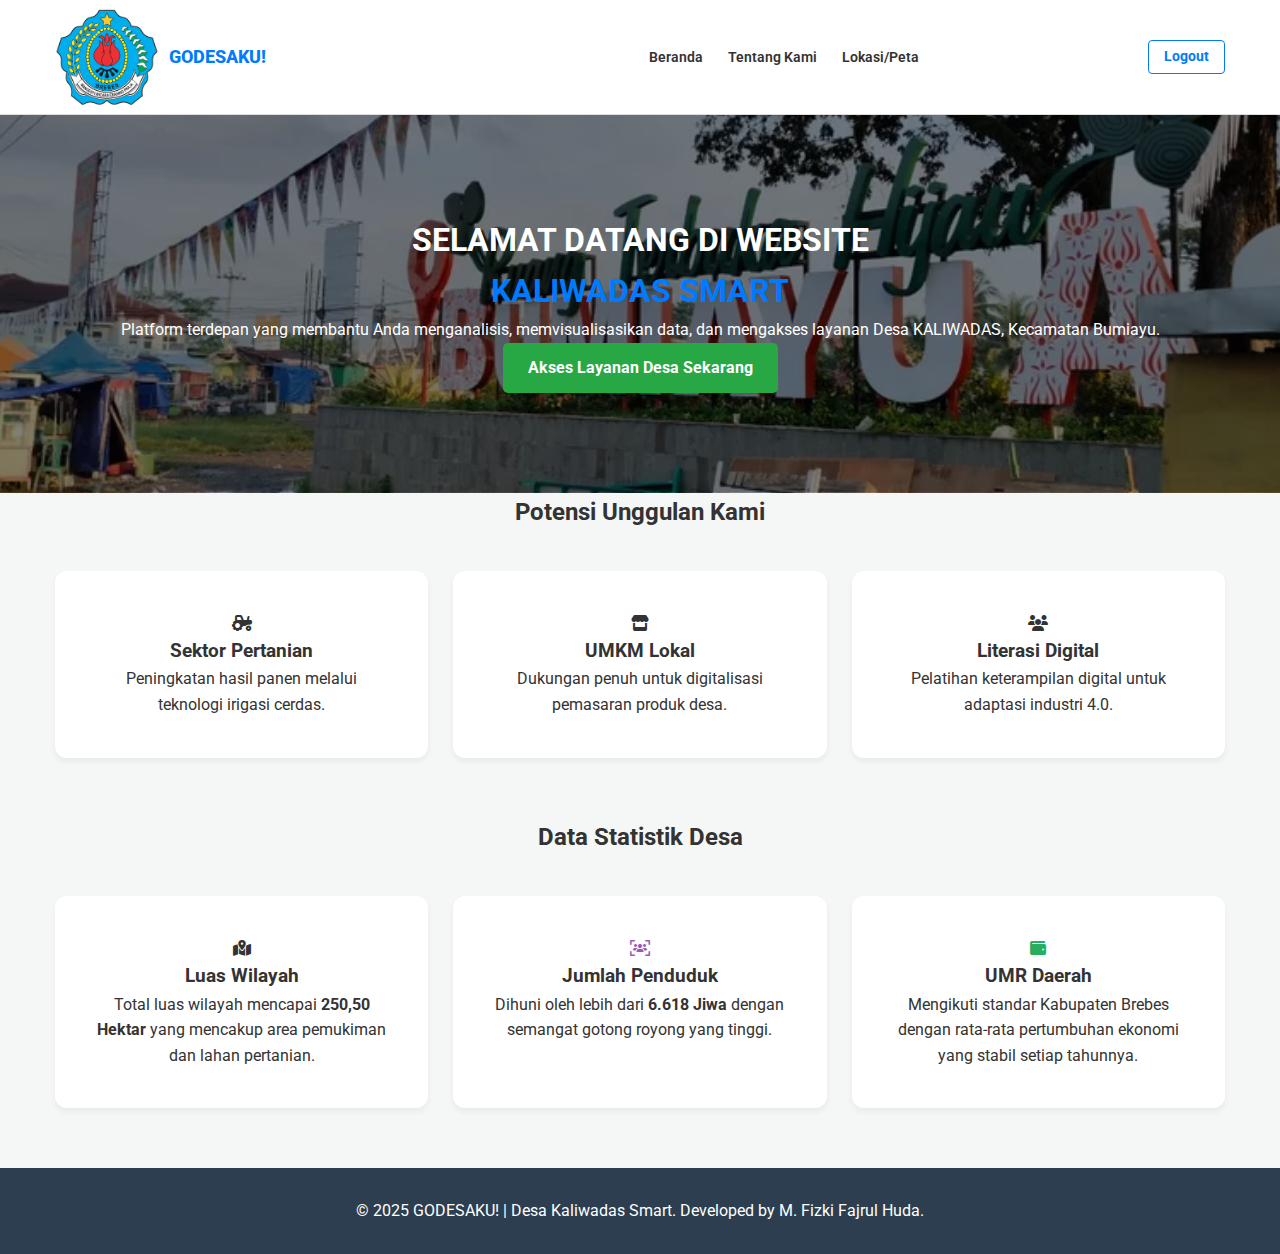
<file: index.html>
<!DOCTYPE html>
<html lang="id">
  <head>
    <meta charset="UTF-8" />
    <meta name="viewport" content="width=device-width, initial-scale=1.0" />
    <title>Beranda - Godesaku!</title>
    <link rel="stylesheet" href="style.css" />
    <link
      rel="stylesheet"
      href="https://cdnjs.cloudflare.com/ajax/libs/font-awesome/6.5.1/css/all.min.css"
    />
    <link
      href="https://fonts.googleapis.com/css2?family=Roboto:wght@400;700&display=swap"
      rel="stylesheet"
    />
    <link
      rel="stylesheet"
      href="https://cdnjs.cloudflare.com/ajax/libs/animate.css/4.1.1/animate.min.css"
    />
  </head>
  <body>
    <header class="main-header">
      <div class="container">
        <div class="logo-wrapper">
          <img src="logo kecamatan.png" style="height: 100px; width: auto" />
          <a href="index.html" class="logo">GODESAKU!</a>
        </div>

        <nav class="main-nav">
          <ul>
            <li><a href="index.html" class="active">Beranda</a></li>
            <li><a href="tentangkami.html">Tentang Kami</a></li>
            <li><a href="lokasi.html">Lokasi/Peta</a></li>
          </ul>
        </nav>
        <a href="login.html" class="cta-secondary">Logout</a>
      </div>
    </header>
    <section class="hero-section">
      <div class="container">
        <h1 class="animate__animated animate__fadeInDown">
          SELAMAT DATANG DI WEBSITE <br />
          <span style="color: #007bff">KALIWADAS SMART</span>
        </h1>
        <p class="animate__animated animate__fadeInUp">
          Platform terdepan yang membantu Anda menganalisis, memvisualisasikan
          data, dan mengakses layanan Desa KALIWADAS, Kecamatan Bumiayu.
        </p>

        <a
          href="https://webgis.dpu.brebeskab.go.id/detail/Jl-Kaliwadas-Kedungoleng"
          class="cta-primary animate__animated animate__zoomIn"
          target="_blank"
          >Akses Layanan Desa Sekarang</a
        >
      </div>
    </section>

    <section class="potensi-unggulan">
      <div class="container">
        <h2 style="text-align: center; margin-bottom: 40px">
          Potensi Unggulan Kami
        </h2>
        <div class="potensi-grid">
          <div class="potensi-item animate__animated animate__fadeInLeft">
            <i
              class="fas fa-tractor icon-potensi"
              style="animation: bounce 2s infinite"
            ></i>
            <h3>Sektor Pertanian</h3>
            <p>Peningkatan hasil panen melalui teknologi irigasi cerdas.</p>
          </div>
          <div class="potensi-item animate__animated animate__fadeInUp">
            <i
              class="fas fa-store icon-potensi"
              style="animation: pulse 2s infinite"
            ></i>
            <h3>UMKM Lokal</h3>
            <p>Dukungan penuh untuk digitalisasi pemasaran produk desa.</p>
          </div>
          <div class="potensi-item animate__animated animate__fadeInRight">
            <i
              class="fas fa-users icon-potensi"
              style="animation: rubberBand 2s infinite"
            ></i>
            <h3>Literasi Digital</h3>
            <p>Pelatihan keterampilan digital untuk adaptasi industri 4.0.</p>
          </div>
        </div>
      </div>
    </section>
    <section class="data-statistik">
      <div class="container">
        <h2 style="text-align: center; margin-bottom: 40px">
          Data Statistik Desa
        </h2>
        <div class="potensi-grid">
          <div class="potensi-item animate__animated animate__fadeInUp">
            <i class="fas fa-map-marked-alt icon-potensi"></i>
            <h3>Luas Wilayah</h3>
            <p>
              Total luas wilayah mencapai <strong>250,50 Hektar</strong> yang
              mencakup area pemukiman dan lahan pertanian.
            </p>
          </div>

          <div
            class="potensi-item animate__animated animate__fadeInUp"
            style="animation-delay: 0.2s"
          >
            <i
              class="fas fa-users-viewfinder icon-potensi"
              style="color: #9b59b6"
            ></i>
            <h3>Jumlah Penduduk</h3>
            <p>
              Dihuni oleh lebih dari <strong>6.618 Jiwa</strong> dengan semangat
              gotong royong yang tinggi.
            </p>
          </div>

          <div
            class="potensi-item animate__animated animate__fadeInUp"
            style="animation-delay: 0.4s"
          >
            <i class="fas fa-wallet icon-potensi" style="color: #27ae60"></i>
            <h3>UMR Daerah</h3>
            <p>
              Mengikuti standar Kabupaten Brebes dengan rata-rata pertumbuhan
              ekonomi yang stabil setiap tahunnya.
            </p>
          </div>
        </div>
      </div>
    </section>

    <footer class="main-footer">
      <div class="container">
        <div class="copyright">
          <p>
            &copy; 2025 GODESAKU! | Desa Kaliwadas Smart. Developed by M. Fizki
            Fajrul Huda.
          </p>
        </div>
      </div>
    </footer>
  </body>
</html>
</file>
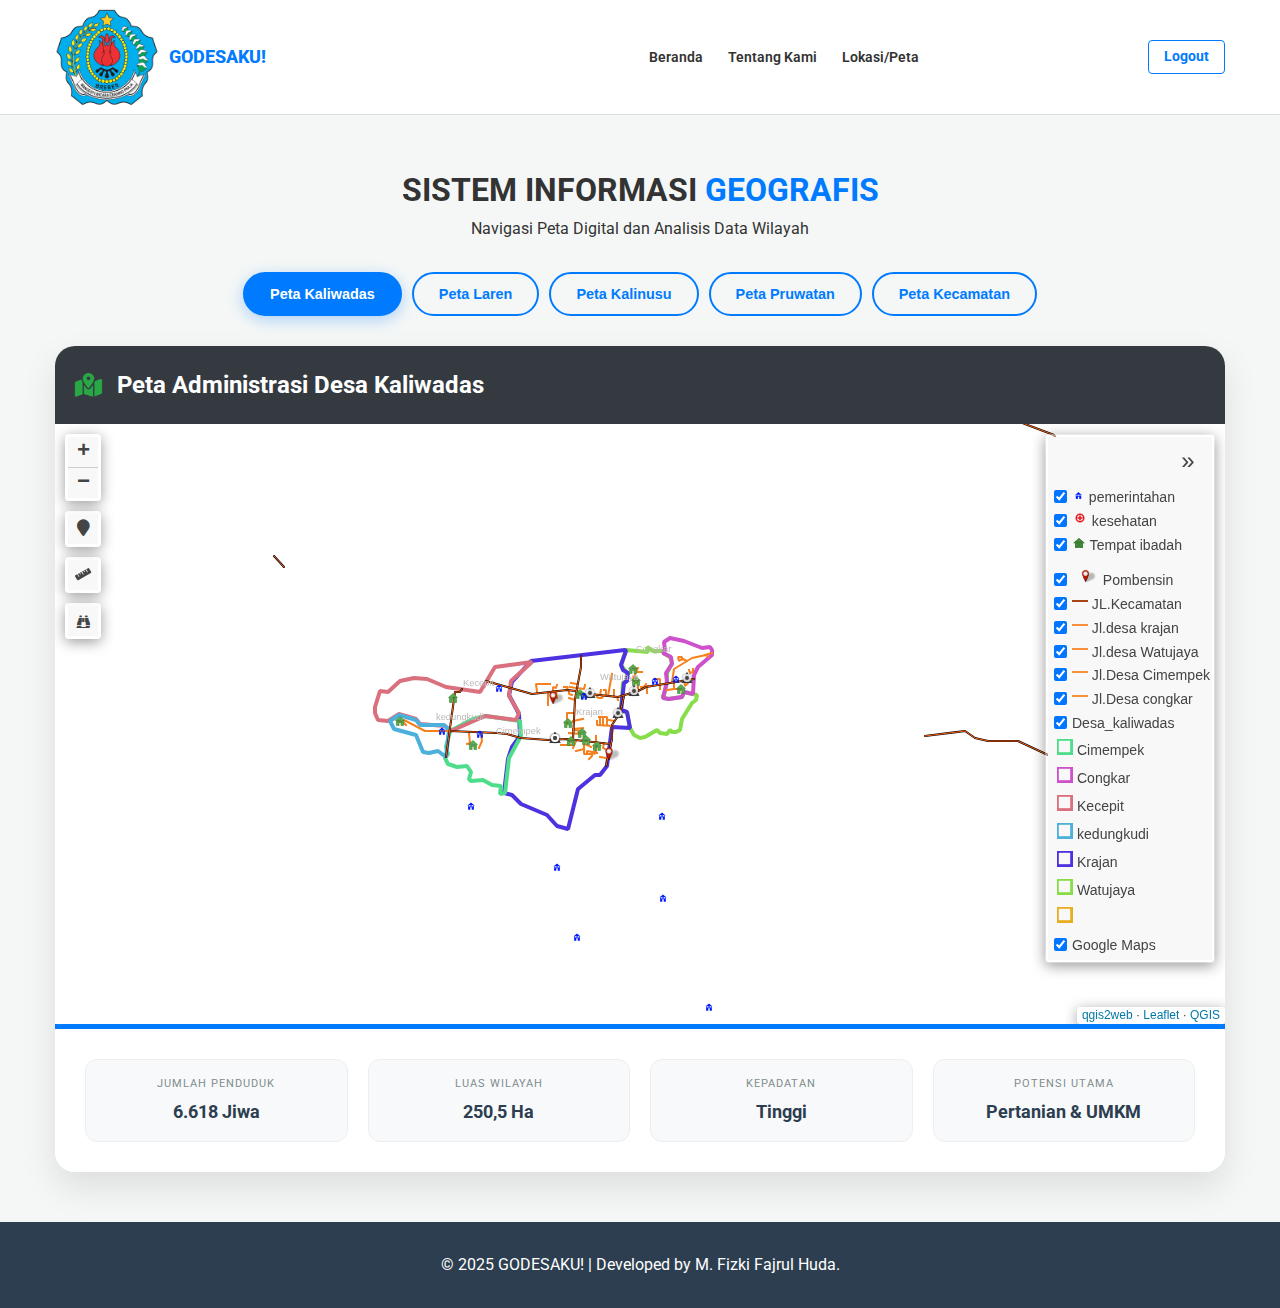
<file: lokasi.html>
<!DOCTYPE html>
<html lang="id">
<head>
    <meta charset="UTF-8">
    <meta name="viewport" content="width=device-width, initial-scale=1.0">
    <title>Sistem Pemetaan SIG - Godesaku!</title>
    <link rel="stylesheet" href="style.css">
    <link rel="stylesheet" href="https://cdnjs.cloudflare.com/ajax/libs/font-awesome/6.5.1/css/all.min.css">
    <link href="https://fonts.googleapis.com/css2?family=Roboto:wght@400;700&display=swap" rel="stylesheet">
    <link rel="stylesheet" href="https://cdnjs.cloudflare.com/ajax/libs/animate.css/4.1.1/animate.min.css"/>
    
    <style>
        /* CSS Tambahan Khusus Halaman Lokasi */
        .map-tabs {
            display: flex;
            justify-content: center;
            gap: 10px;
            margin: 30px 0;
            flex-wrap: wrap;
        }

        .tab-btn {
            padding: 12px 25px;
            border: 2px solid var(--primary-color, #007bff);
            background: transparent;
            color: var(--primary-color, #007bff);
            border-radius: 50px;
            cursor: pointer;
            font-weight: 700;
            transition: all 0.3s ease;
            font-size: 0.9rem;
        }

        .tab-btn.active {
            background: var(--primary-color, #007bff);
            color: white;
            box-shadow: 0 4px 15px rgba(0, 123, 255, 0.3);
        }

        .tab-btn:hover {
            background: var(--primary-color, #007bff);
            color: white;
        }

        .map-card {
            background: white;
            border-radius: 20px;
            overflow: hidden;
            box-shadow: 0 15px 35px rgba(0,0,0,0.1);
            margin-bottom: 50px;
        }

        .map-title-bar {
            background: #343a40;
            color: white;
            padding: 20px;
            display: flex;
            align-items: center;
            gap: 15px;
        }

        .iframe-container {
            position: relative;
            width: 100%;
            height: 600px;
            background: #eee;
        }

        .iframe-container iframe {
            width: 100%;
            height: 100%;
            border: none;
            transition: opacity 0.3s ease;
        }

        .map-info-footer {
            padding: 30px;
            background: #fff;
            border-top: 5px solid var(--primary-color, #007bff);
        }

        .stats-grid {
            display: grid;
            grid-template-columns: repeat(auto-fit, minmax(150px, 1fr));
            gap: 20px;
            transition: opacity 0.3s ease;
        }

        .stat-box {
            background: #f8f9fa;
            padding: 15px;
            border-radius: 12px;
            text-align: center;
            border: 1px solid #eee;
        }

        .stat-box small {
            color: #7f8c8d;
            text-transform: uppercase;
            font-size: 0.7rem;
            display: block;
            margin-bottom: 5px;
            letter-spacing: 1px;
        }

        .stat-box p {
            font-size: 1.1rem;
            font-weight: bold;
            color: #2c3e50;
            margin: 0;
        }

        @media (max-width: 768px) {
            .iframe-container { height: 400px; }
            .tab-btn { padding: 8px 15px; font-size: 0.8rem; }
            .stats-grid { grid-template-columns: 1fr 1fr; }
        }
    </style>
</head>
<body>

    <header class="main-header">
        <div class="container">
            <div class="logo-wrapper">
                <img src="logo kecamatan.png" style="height: 100px; width: auto;">
                <a href="index.html" class="logo">GODESAKU!</a>
            </div>
            
            <nav class="main-nav">
                <ul>
                    <li><a href="index.html">Beranda</a></li>
                    <li><a href="tentangkami.html">Tentang Kami</a></li>
                    <li><a href="lokasi.html" class="active">Lokasi/Peta</a></li> 
                </ul>
            </nav>
            <a href="login.html" class="cta-secondary">Logout</a>
        </div>
    </header>

    <main class="location-page" style="padding-top: 50px;">
        <div class="container">
            <div class="section-header" style="text-align: center; margin-bottom: 30px;">
                <h1 class="animate__animated animate__fadeInDown">SISTEM INFORMASI <span style="color: #007bff;">GEOGRAFIS</span></h1>
                <p class="animate__animated animate__fadeInUp">Navigasi Peta Digital dan Analisis Data Wilayah</p>
            </div>

            <div class="map-tabs animate__animated animate__fadeIn">
                <button class="tab-btn active" onclick="updateMap('kaliwadas', this)">Peta Kaliwadas</button>
                <button class="tab-btn" onclick="updateMap('laren', this)">Peta Laren</button>
                <button class="tab-btn" onclick="updateMap('kalinusu', this)">Peta Kalinusu</button>
                <button class="tab-btn" onclick="updateMap('pruwatan', this)">Peta Pruwatan</button>
                <button class="tab-btn" onclick="updateMap('kecamatan', this)">Peta Kecamatan</button>
            </div>

            <article class="map-card animate__animated animate__zoomIn">
                <div class="map-title-bar">
                    <i class="fas fa-map-marked-alt" style="color: #28a745; font-size: 1.5rem;"></i>
                    <h2 id="display-title">Peta Administrasi Desa Kaliwadas</h2>
                </div>
                
                <div class="iframe-container">
                    <iframe id="map-frame" src="kaliwadas/index.html" title="Peta SIG"></iframe>
                </div>

                <div class="map-info-footer">
                    <div class="stats-grid" id="stats-container">
                        <div class="stat-box">
                            <small>Jumlah Penduduk</small>
                            <p id="stat-populasi">6.618 Jiwa</p>
                        </div>
                        <div class="stat-box">
                            <small>Luas Wilayah</small>
                            <p id="stat-luas">250,5 Ha</p>
                        </div>
                        <div class="stat-box">
                            <small>Kepadatan</small>
                            <p id="stat-kepadatan">Tinggi</p>
                        </div>
                        <div class="stat-box">
                            <small>Potensi Utama</small>
                            <p id="stat-potensi">Pertanian & UMKM</p>
                        </div>
                    </div>
                </div>
            </article>
        </div>
    </main>

    <footer class="main-footer">
        <div class="container">
            <p>&copy; 2025 GODESAKU! | Developed by M. Fizki Fajrul Huda.</p>
        </div>
    </footer>

    <script>
        function updateMap(wilayah, element) {
            const frame = document.getElementById('map-frame');
            const title = document.getElementById('display-title');
            const statsCont = document.getElementById('stats-container');
            
            const elPopulasi = document.getElementById('stat-populasi');
            const elLuas = document.getElementById('stat-luas');
            const elKepadatan = document.getElementById('stat-kepadatan');
            const elPotensi = document.getElementById('stat-potensi');
            
            // DATABASE DISESUAIKAN DENGAN NAMA FOLDER ANDA
            const mapData = {
                'kaliwadas': { 
                    title: 'Peta Administrasi Desa Kaliwadas', 
                    src: 'kaliwadas/index.html',
                    populasi: '6.618 Jiwa', luas: '250,5 Ha', density: 'Tinggi', potensi: 'Pertanian & UMKM'
                },
                'laren': { 
                    title: 'Peta Administrasi Desa Laren', 
                    src: 'laren/index.html',
                    populasi: '5.120 Jiwa', luas: '185,4 Ha', density: 'Sedang', potensi: 'Peternakan'
                },
                'kalinusu': { 
                    title: 'Peta Administrasi Desa Kalinusu', 
                    src: 'kalinusu/index.html',
                    populasi: '4.950 Jiwa', luas: '312,0 Ha', density: 'Rendah', potensi: 'Perkebunan'
                },
                'pruwatan': { 
                    title: 'Peta Administrasi Desa Pruwatan', 
                    src: 'pruwatan/index.html',
                    populasi: '7.300 Jiwa', luas: '270,2 Ha', density: 'Sangat Tinggi', potensi: 'Perdagangan'
                },
                'kecamatan': { 
                    title: 'Peta Wilayah Kecamatan', 
                    src: 'kecamatan/index.html',
                    populasi: '85.400 Jiwa', luas: '12.402 Ha', density: 'Menengah', potensi: 'Pusat Niaga'
                }
            };

            // Animasi transisi
            frame.style.opacity = '0';
            statsCont.style.opacity = '0';
            
            setTimeout(() => {
                if(mapData[wilayah]) {
                    title.innerText = mapData[wilayah].title;
                    frame.src = mapData[wilayah].src;
                    
                    elPopulasi.innerText = mapData[wilayah].populasi;
                    elLuas.innerText = mapData[wilayah].luas;
                    elKepadatan.innerText = mapData[wilayah].density;
                    elPotensi.innerText = mapData[wilayah].potensi;
                }

                frame.style.opacity = '1';
                statsCont.style.opacity = '1';
            }, 300);

            // Update tombol aktif
            document.querySelectorAll('.tab-btn').forEach(btn => btn.classList.remove('active'));
            element.classList.add('active');
        }
    </script>
</body>
</html>
</file>
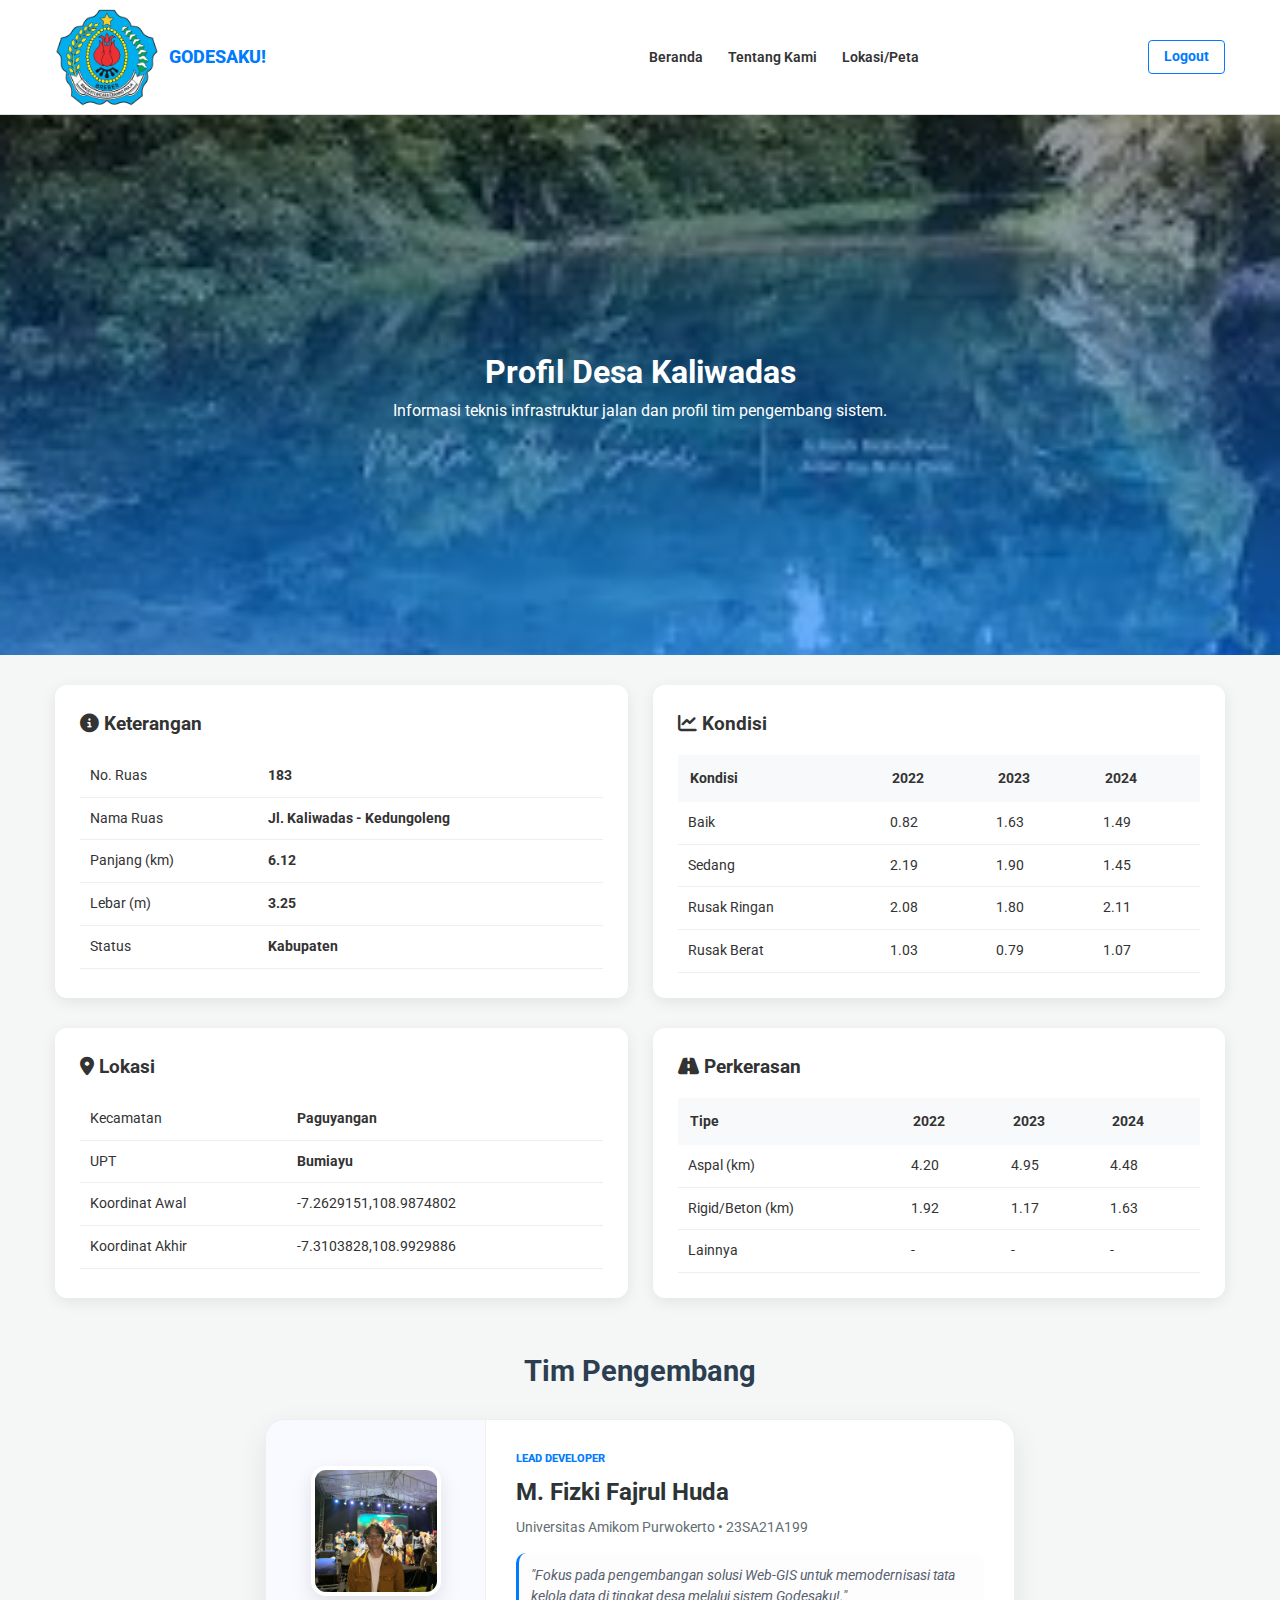
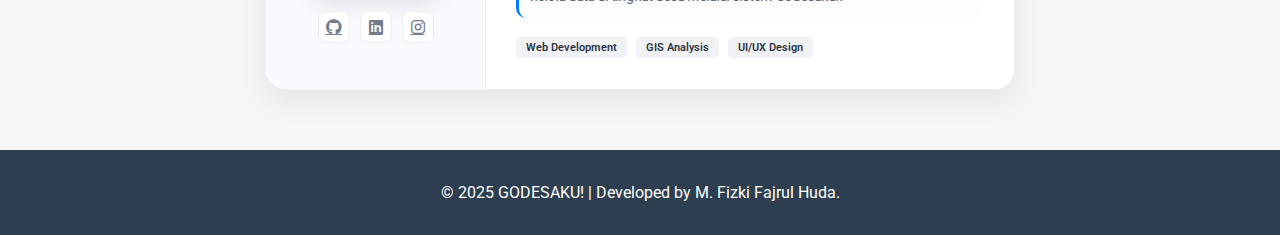
<file: tentangkami.html>
<!DOCTYPE html>
<html lang="id">
  <head>
    <meta charset="UTF-8" />
    <meta name="viewport" content="width=device-width, initial-scale=1.0" />
    <title>Tentang Kami - Godesaku!</title>
    <link rel="stylesheet" href="style.css" />
    <link
      rel="stylesheet"
      href="https://cdnjs.cloudflare.com/ajax/libs/font-awesome/6.5.1/css/all.min.css"
    />
    <link
      href="https://fonts.googleapis.com/css2?family=Roboto:wght@400;700&display=swap"
      rel="stylesheet"
    />
    <link
      rel="stylesheet"
      href="https://cdnjs.cloudflare.com/ajax/libs/animate.css/4.1.1/animate.min.css"
    />

    <style>
      /* CSS Ramping untuk Profil Developer */
      .section-title-compact {
        text-align: center;
        font-size: 1.8rem;
        color: #2c3e50;
        margin: 50px 0 25px;
      }

      .dev-card-compact {
        max-width: 750px;
        margin: 0 auto 60px;
        background: #fff;
        border-radius: 20px;
        box-shadow: 0 10px 30px rgba(0, 0, 0, 0.08);
        overflow: hidden;
        border: 1px solid #eee;
      }

      .dev-card-inner {
        display: flex;
        align-items: stretch;
      }

      .dev-side-visual {
        flex: 0 0 220px;
        background: #f8faff;
        padding: 30px 20px;
        display: flex;
        flex-direction: column;
        align-items: center;
        justify-content: center;
        border-right: 1px solid #f0f0f0;
      }

      .img-frame-mini {
        width: 130px;
        height: 130px;
        border-radius: 15px;
        overflow: hidden;
        margin-bottom: 15px;
        box-shadow: 0 8px 20px rgba(0, 0, 0, 0.1);
        border: 4px solid #fff;
      }

      .profile-pic {
        width: 100%;
        height: 100%;
        object-fit: cover;
      }

      .dev-social-mini {
        display: flex;
        gap: 10px;
      }

      .dev-social-mini a {
        color: #747d8c;
        font-size: 1rem;
        width: 32px;
        height: 32px;
        background: #fff;
        display: flex;
        align-items: center;
        justify-content: center;
        border-radius: 8px;
        border: 1px solid #eee;
        transition: 0.3s;
      }

      .dev-side-info {
        flex: 1;
        padding: 30px;
      }

      .dev-role-small {
        color: #007bff;
        font-size: 0.7rem;
        font-weight: 800;
        text-transform: uppercase;
        margin-bottom: 5px;
        display: block;
      }

      .dev-side-info h3 {
        font-size: 1.5rem;
        margin: 0 0 5px;
        color: #2d3436;
      }

      .dev-uni {
        font-size: 0.85rem;
        color: #636e72;
        display: block;
        margin-bottom: 15px;
      }

      .dev-bio-compact {
        font-size: 0.85rem;
        line-height: 1.5;
        color: #57606f;
        background: #fdfdfd;
        padding: 12px;
        border-radius: 10px;
        border-left: 3px solid #007bff;
        margin-bottom: 15px;
        font-style: italic;
      }

      .tag-mini {
        font-size: 0.7rem;
        background: #f1f2f6;
        color: #2f3542;
        padding: 4px 10px;
        border-radius: 5px;
        font-weight: 600;
        margin-right: 5px;
      }

      @media (max-width: 600px) {
        .dev-card-inner {
          flex-direction: column;
        }
        .dev-side-visual {
          flex: none;
          border-right: none;
          border-bottom: 1px solid #eee;
        }
      }
    </style>
  </head>
  <body>
    <header class="main-header">
      <div class="container">
        <div class="logo-wrapper">
          <img src="logo kecamatan.png" style="height: 100px; width: auto" />
          <a href="index.html" class="logo">GODESAKU!</a>
        </div>
        <nav class="main-nav">
          <ul>
            <li><a href="index.html">Beranda</a></li>
            <li><a href="tentangkami.html" class="active">Tentang Kami</a></li>
            <li><a href="lokasi.html">Lokasi/Peta</a></li>
          </ul>
        </nav>
        <a href="login.html" class="cta-secondary">Logout</a>
      </div>
    </header>

    <section class="about-hero-hd">
      <div class="hero-overlay"></div>
      <div class="container hero-content-wrapper">
        <h1 class="animate__animated animate__fadeIn">Profil Desa Kaliwadas</h1>
        <p class="lead-text animate__animated animate__fadeInUp">
          Informasi teknis infrastruktur jalan dan profil tim pengembang sistem.
        </p>
      </div>
    </section>

    <section class="about-content">
      <div class="container">
        <div class="stats-grid-container animate__animated animate__fadeIn">
          <div class="stats-row">
            <div class="stats-card">
              <h3><i class="fas fa-info-circle"></i> Keterangan</h3>
              <table class="data-table">
                <tr>
                  <td>No. Ruas</td>
                  <td><strong>183</strong></td>
                </tr>
                <tr>
                  <td>Nama Ruas</td>
                  <td><strong>Jl. Kaliwadas - Kedungoleng</strong></td>
                </tr>
                <tr>
                  <td>Panjang (km)</td>
                  <td><strong>6.12</strong></td>
                </tr>
                <tr>
                  <td>Lebar (m)</td>
                  <td><strong>3.25</strong></td>
                </tr>
                <tr>
                  <td>Status</td>
                  <td><strong>Kabupaten</strong></td>
                </tr>
              </table>
            </div>

            <div class="stats-card">
              <h3><i class="fas fa-chart-line"></i> Kondisi</h3>
              <table class="data-table">
                <thead>
                  <tr>
                    <th>Kondisi</th>
                    <th>2022</th>
                    <th>2023</th>
                    <th>2024</th>
                  </tr>
                </thead>
                <tbody>
                  <tr>
                    <td>Baik</td>
                    <td>0.82</td>
                    <td>1.63</td>
                    <td>1.49</td>
                  </tr>
                  <tr>
                    <td>Sedang</td>
                    <td>2.19</td>
                    <td>1.90</td>
                    <td>1.45</td>
                  </tr>
                  <tr>
                    <td>Rusak Ringan</td>
                    <td>2.08</td>
                    <td>1.80</td>
                    <td>2.11</td>
                  </tr>
                  <tr>
                    <td>Rusak Berat</td>
                    <td>1.03</td>
                    <td>0.79</td>
                    <td>1.07</td>
                  </tr>
                </tbody>
              </table>
            </div>
          </div>

          <div class="stats-row">
            <div class="stats-card">
              <h3><i class="fas fa-map-marker-alt"></i> Lokasi</h3>
              <table class="data-table">
                <tr>
                  <td>Kecamatan</td>
                  <td><strong>Paguyangan</strong></td>
                </tr>
                <tr>
                  <td>UPT</td>
                  <td><strong>Bumiayu</strong></td>
                </tr>
                <tr>
                  <td>Koordinat Awal</td>
                  <td><span class="coord">-7.2629151,108.9874802</span></td>
                </tr>
                <tr>
                  <td>Koordinat Akhir</td>
                  <td><span class="coord">-7.3103828,108.9929886</span></td>
                </tr>
              </table>
            </div>

            <div class="stats-card">
              <h3><i class="fas fa-road"></i> Perkerasan</h3>
              <table class="data-table">
                <thead>
                  <tr>
                    <th>Tipe</th>
                    <th>2022</th>
                    <th>2023</th>
                    <th>2024</th>
                  </tr>
                </thead>
                <tbody>
                  <tr>
                    <td>Aspal (km)</td>
                    <td>4.20</td>
                    <td>4.95</td>
                    <td>4.48</td>
                  </tr>
                  <tr>
                    <td>Rigid/Beton (km)</td>
                    <td>1.92</td>
                    <td>1.17</td>
                    <td>1.63</td>
                  </tr>
                  <tr>
                    <td>Lainnya</td>
                    <td>-</td>
                    <td>-</td>
                    <td>-</td>
                  </tr>
                </tbody>
              </table>
            </div>
          </div>
        </div>

        <h2 class="section-title-compact animate__animated animate__fadeIn">
          Tim Pengembang
        </h2>

        <div class="dev-card-compact animate__animated animate__fadeInUp">
          <div class="dev-card-inner">
            <div class="dev-side-visual">
              <div class="img-frame-mini">
                <img
                  src="prifil.jpeg"
                  alt="M. Fizki Fajrul Huda"
                  class="profile-pic"
                />
              </div>
              <div class="dev-social-mini">
                <a href="#"><i class="fab fa-github"></i></a>
                <a href="#"><i class="fab fa-linkedin"></i></a>
                <a href="#"><i class="fab fa-instagram"></i></a>
              </div>
            </div>

            <div class="dev-side-info">
              <span class="dev-role-small">Lead Developer</span>
              <h3>M. Fizki Fajrul Huda</h3>
              <span class="dev-uni"
                >Universitas Amikom Purwokerto • 23SA21A199</span
              >

              <div class="dev-bio-compact">
                "Fokus pada pengembangan solusi Web-GIS untuk memodernisasi tata
                kelola data di tingkat desa melalui sistem Godesaku!."
              </div>

              <div class="skill-list-compact">
                <span class="tag-mini">Web Development</span>
                <span class="tag-mini">GIS Analysis</span>
                <span class="tag-mini">UI/UX Design</span>
              </div>
            </div>
          </div>
        </div>
      </div>
    </section>

    <footer class="main-footer">
      <div class="container">
        <p>&copy; 2025 GODESAKU! | Developed by M. Fizki Fajrul Huda.</p>
      </div>
    </footer>
  </body>
</html>
</file>
<file: style.css>
/* =========================================
   1. DASAR & VARIABLE (TETAP)
   ========================================= */
* {
  margin: 0;
  padding: 0;
  box-sizing: border-box;
}

:root {
  --primary-color: #007bff;
  --secondary-color: #28a745;
  --text-dark: #333;
  --text-light: #fff;
  --bg-light: #fff;
  --bg-dark: #2c3e50;
  --gray-bg: #f4f7f6;
}

body {
  font-family: "Roboto", sans-serif;
  line-height: 1.6;
  color: var(--text-dark);
  background-color: var(--gray-bg);
  overflow-x: hidden;
}

.container {
  max-width: 1200px;
  margin: 0 auto;
  padding: 0 15px;
}

/* =========================================
   2. HEADER (KUNCI SEJAJAR HP)
   ========================================= */
.main-header {
  background-color: var(--bg-light);
  border-bottom: 1px solid #ddd;
  padding: 10px 0;
  position: sticky;
  top: 0;
  z-index: 1000;
}

.main-header .container {
  display: flex;
  justify-content: space-between;
  align-items: center;
  flex-wrap: nowrap;
  padding: 10px 15px; /* Sesuai kode sejajar Anda */
}

.logo-wrapper {
  display: flex;
  align-items: center;
  gap: 10px; /* Sesuai penyesuaian sejajar Anda */
  flex: 1;
}

.logo-wrapper img {
  height: 30px;
  width: auto;
}

.logo {
  font-size: 0.75rem;
  font-weight: 800;
  color: var(--primary-color);
  text-decoration: none;
  text-transform: uppercase;
}

.main-nav {
  flex: 2;
  display: flex;
  justify-content: center;
}

.main-nav ul {
  list-style: none;
  display: flex;
  gap: 8px;
}

.main-nav ul li a {
  text-decoration: none;
  color: var(--text-dark);
  font-weight: 600;
  font-size: 0.6rem;
  white-space: nowrap;
}

.header-action {
  flex: 1;
  display: flex;
  justify-content: flex-end;
}

.cta-secondary {
  text-decoration: none;
  padding: 4px 8px;
  color: var(--primary-color);
  border: 1.5px solid var(--primary-color);
  border-radius: 4px;
  font-weight: 700;
  font-size: 0.55rem;
}

/* =========================================
   3. HERO SECTION (BERANDA & TENTANG KAMI)
   ========================================= */
.hero-section {
  padding: 100px 0;
  text-align: center;
  background-image: linear-gradient(rgba(0, 0, 0, 0.5), rgba(0, 0, 0, 0.5)),
    url("bumiayu.jpg");
  background-size: cover;
  background-position: center;
  color: white;
}

.about-hero-hd {
  padding: 150px 0;
  background-image: url("tugsuci.jpg");
  background-size: cover;
  background-position: center;
  background-attachment: fixed;
  position: relative;
  color: white;
  text-align: center;
  min-height: 60vh;
  display: flex;
  align-items: center;
}

.hero-overlay {
  position: absolute;
  inset: 0;
  background: linear-gradient(rgba(0, 0, 0, 0.4), rgba(0, 123, 255, 0.6));
  z-index: 1;
}

.hero-content-wrapper {
  position: relative;
  z-index: 2;
  width: 100%;
}

.cta-primary {
  text-decoration: none;
  padding: 12px 25px;
  background-color: var(--secondary-color);
  color: white !important;
  border-radius: 5px;
  font-weight: 700;
  display: inline-block;
  transition: 0.3s;
}

/* =========================================
   4. TABEL & KOTAK STATISTIK (DIKEMBALIKAN)
   ========================================= */
.data-statistik {
  padding: 60px 0;
}

.stats-row {
  display: grid;
  grid-template-columns: 1fr 1fr;
  gap: 25px;
  margin-top: 30px;
}

.stats-card {
  background: white;
  padding: 25px;
  border-radius: 12px;
  box-shadow: 0 4px 15px rgba(0, 0, 0, 0.08);
}

.data-table {
  width: 100%;
  border-collapse: collapse;
  margin-top: 15px;
}

.data-table th {
  background-color: #f8f9fa;
  padding: 12px;
  text-align: left;
  font-size: 0.9rem;
}
.data-table td {
  padding: 10px;
  border-bottom: 1px solid #eee;
  font-size: 0.85rem;
}

/* Kotak Potensi */
.potensi-grid {
  display: grid;
  grid-template-columns: repeat(3, 1fr);
  gap: 25px;
  margin-top: 40px;
}

.potensi-item {
  background-color: var(--bg-light);
  padding: 40px;
  border-radius: 12px;
  box-shadow: 0 4px 6px rgba(0, 0, 0, 0.05);
  transition: all 0.4s cubic-bezier(0.175, 0.885, 0.32, 1.275);
  text-align: center;
}

.potensi-item:hover {
  transform: translateY(-10px);
  box-shadow: 0 10px 20px rgba(0, 0, 0, 0.1);
}

/* =========================================
   5. TIM PENGEMBANG (KARTU KOTAK)
   ========================================= */
.dev-card-modern {
  background: #ffffff;
  border-radius: 24px;
  padding: 40px;
  max-width: 800px;
  margin: 40px auto;
  display: flex;
  align-items: center;
  gap: 40px;
  box-shadow: 0 10px 30px rgba(0, 0, 0, 0.05);
  transition: 0.4s;
}

.dev-img-container {
  width: 200px;
  height: 200px;
  border-radius: 20px;
  overflow: hidden;
  flex-shrink: 0;
}

.profile-pic {
  width: 100%;
  height: 100%;
  object-fit: cover;
}

/* =========================================
   6. RESPONSIVE ENGINE
   ========================================= */
@media (max-width: 992px) {
  .stats-row,
  .potensi-grid {
    grid-template-columns: 1fr;
  }

  .dev-card-modern {
    flex-direction: column;
    padding: 25px;
    text-align: center;
  }

  .dev-img-container {
    width: 150px;
    height: 150px;
  }

  .stats-card {
    overflow-x: auto;
  } /* Agar tabel bisa di-swipe di HP */

  .about-hero-hd {
    background-attachment: scroll;
    padding: 100px 0;
  }
}

/* --- PERUBAHAN DISINI: Desktop Lebih Ramping & Tipis --- */
@media (min-width: 992px) {
  .main-header {
    padding: 2px 0; /* Membuat area putih sangat tipis */
  }
  .main-header .container {
    padding: 5px 15px; /* Mengurangi ruang dalam navbar */
  }
  .logo {
    font-size: 1.1rem; /* Ukuran teks brand yang proporsional */
  }
  .logo-wrapper img {
    height: 40px; /* Logo diperkecil agar tidak menarik tinggi navbar */
  }
  .main-nav ul {
    gap: 25px;
  }
  .main-nav ul li a {
    font-size: 0.9rem; /* Font menu navigasi desktop */
  }
  .cta-secondary {
    font-size: 0.85rem;
    padding: 5px 15px;
  }
}

.main-footer {
  background-color: var(--bg-dark);
  color: #fff;
  padding: 30px 0;
  text-align: center;
}

/* Transisi Iframe */
#map-frame {
  transition: opacity 0.3s ease-in-out;
}
</file>
